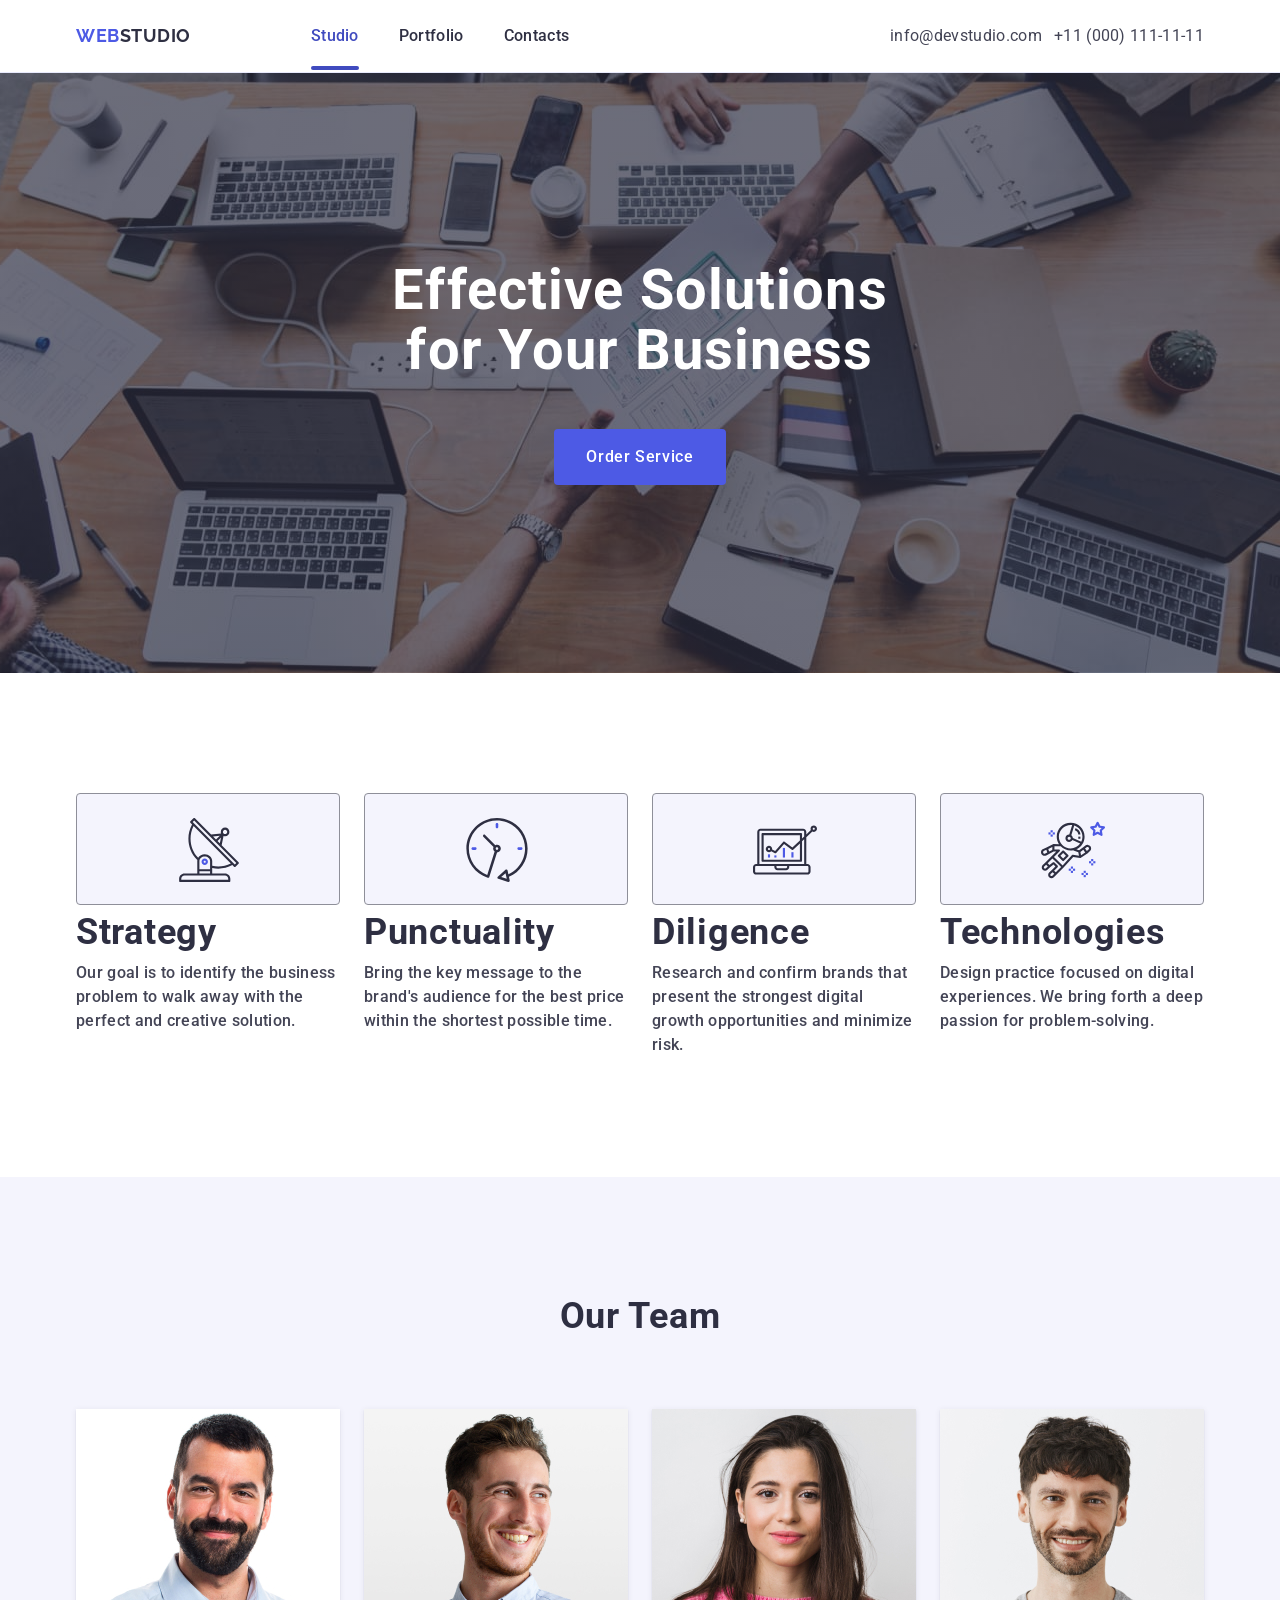
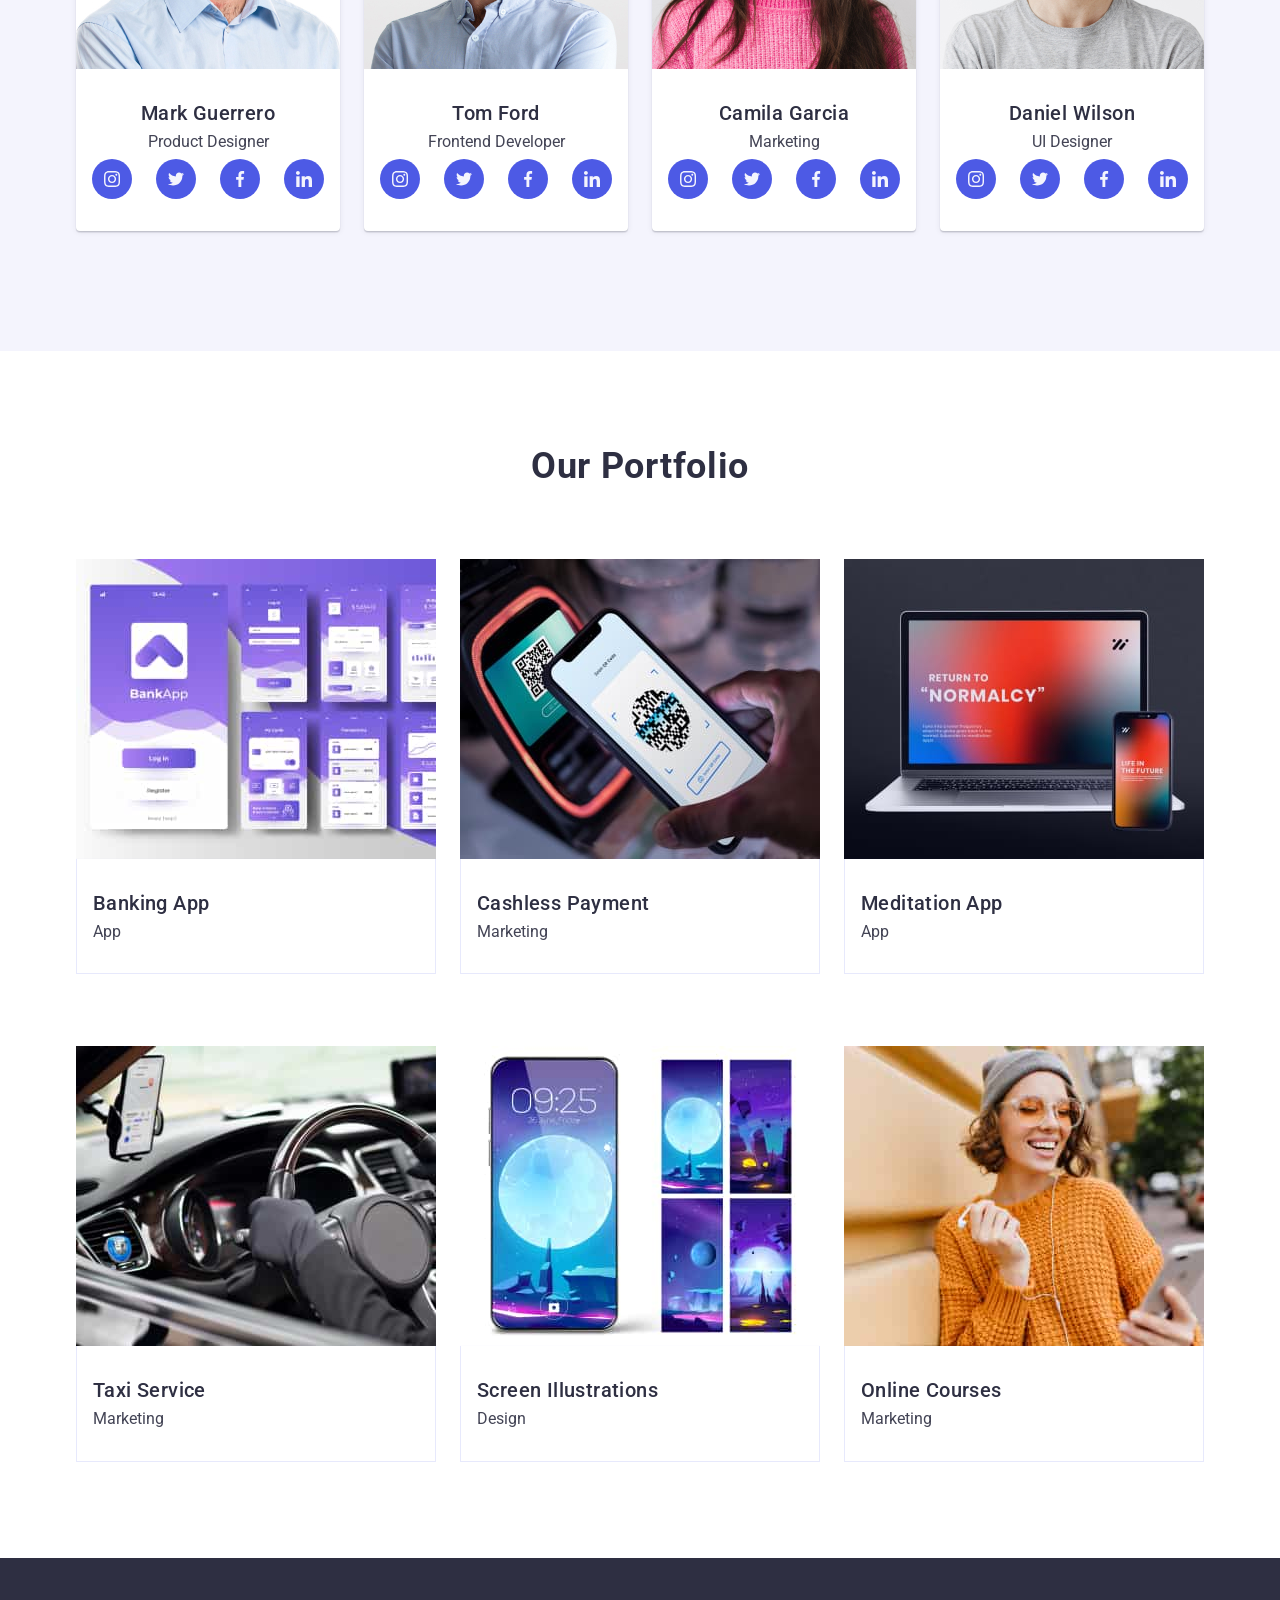
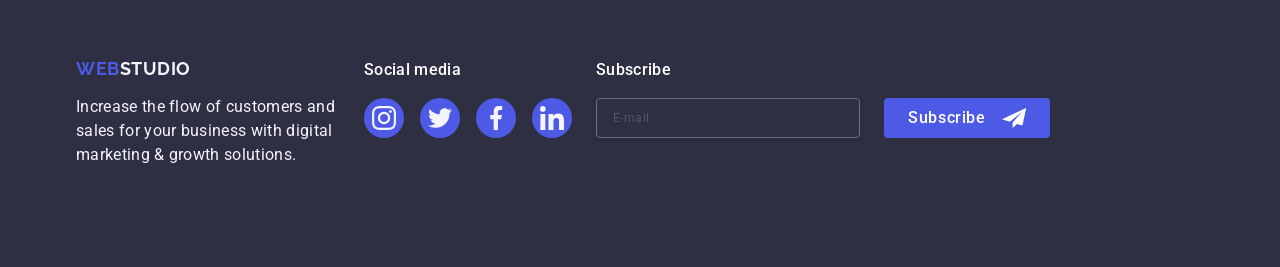
<file: index.html>
<!DOCTYPE html>
<html lang="en">
  <head>
    <meta charset="UTF-8" />
    <meta name="viewport" content="width=device-width, initial-scale=1.0" />
    <link rel="preconnect" href="https://fonts.googleapis.com" />
    <link rel="preconnect" href="https://fonts.gstatic.com" crossorigin />
    <link
      href="https://fonts.googleapis.com/css2?family=Raleway:wght@800&family=Roboto:wght@400;500;700;900&display=swap"
      rel="stylesheet"
    />
    <link
      rel="stylesheet"
      href="https://cdn.jsdelivr.net/npm/modern-normalize@1.1.0/modern-normalize.min.css"
    />
    <link rel="stylesheet" href="css/styles.css" />
    <title>Main Page</title>
  </head>
  <body>
    <header class="header-box">
      <div class="header-container container">
        <nav class="navigation">
          <a class="logo" href="./index.html"
            >Web<span class="logo-dark">Studio</span></a
          >
          <ul class="navigation-list-menu">
            <li>
              <a class="navigation-link current" href="./index.html">Studio</a>
            </li>
            <li><a class="navigation-link" href="">Portfolio</a></li>
            <li><a class="navigation-link" href="">Contacts</a></li>
          </ul>
        </nav>
        <address class="kontact">
          <ul class="navigation-list-address">
            <li>
              <a class="kontact-list" href="mailto:info@devstudio.com"
                >info@devstudio.com</a
              >
            </li>
            <li>
              <a class="kontact-list" href="tel:+110001111111"
                >+11 (000) 111-11-11</a
              >
            </li>
          </ul>
        </address>
        <button class="menu-icon-hamburger">
          <svg class="icon-hamburger" width="24" height="24">
            <use href="./images/icons.svg#icon-hamburger"></use>
          </svg>
        </button>
      </div>
      <!-- hamburger -->
      <!-- <div class="menu-hamburger is-open-hamburger">
        <button type="button" class="xbutton">
          <svg class="icon-clouse" width="8" height="8">
            <use href="./images/icons.svg#icon-close"></use>
          </svg>
        </button>
        <div class="">
          <ul class="navigation-list-menu hamburger">
            <li>
              <a class="navigation-link hamburger current" href="./index.html"
                >Studio</a
              >
            </li>
            <li><a class="navigation-link hamburger" href="">Portfolio</a></li>
            <li><a class="navigation-link hamburger" href="">Contacts</a></li>
          </ul>
        </div>
        <div class="">
          <ul class="navigation-list-address hamburger">
            <li>
              <a class="kontact-list hamburger" href="mailto:info@devstudio.com"
                >info@devstudio.com</a
              >
            </li>
            <li>
              <a class="kontact-list hamburger" href="tel:+110001111111"
                >+11 (000) 111-11-11</a
              >
            </li>
          </ul>
        </div>

        <div class="set-social-media">
          <ul class="social-media-hamburger">
            <li class="icon-cirkle">
              <a
                href="https.//www.instagram.com/"
                class="social-media-link social-media-backlight"
                target="_blank"
              >
                <svg class="icon-social-media" width="24" height="24">
                  <use href="./images/icons.svg#icon-instagram"></use>
                </svg>
              </a>
            </li>
            <li class="icon-cirkle">
              <a
                href="https.//www.twitter.com/"
                class="social-media-link social-media-backlight"
                target="_blank"
              >
                <svg class="icon-social-media" width="24" height="24">
                  <use href="./images/icons.svg#icon-twitter"></use>
                </svg>
              </a>
            </li>
            <li class="icon-cirkle">
              <a
                href="https.//www.facebook.com/"
                class="social-media-link social-media-backlight"
                target="_blank"
              >
                <svg class="icon-social-media" width="24" height="24">
                  <use href="./images/icons.svg#icon-facebook"></use>
                </svg>
              </a>
            </li>
            <li class="icon-cirkle">
              <a
                href="https.//www.linkedin.com/"
                class="social-media-link social-media-backlight"
                target="_blank"
              >
                <svg class="icon-social-media" width="24" height="24">
                  <use href="./images/icons.svg#icon-linkedin"></use>
                </svg>
              </a>
            </li>
          </ul>
        </div>
      </div> -->
    </header>
    <main>
      <section class="hero">
        <div class="container">
          <h1 class="header-title">Effective Solutions for Your Business</h1>
          <button class="main-button" type="button">Order Service</button>
        </div>
      </section>
      <section class="column-container">
        <div class="container">
          <h2 class="visually-hidden">list</h2>
          <ul class="column-list">
            <li class="column-item">
              <div class="column-field">
                <svg class="column-field-icon" width="64" height="64">
                  <use href="./images/icons.svg#icon-antenna"></use>
                </svg>
              </div>
              <h3 class="column-title mobile-h2 tablet-h3">Strategy</h3>
              <p class="column-text .column-mobile-text">
                Our goal is to identify the business problem to walk away with
                the perfect and creative solution.
              </p>
            </li>
            <li class="column-item">
              <div class="column-field">
                <svg class="column-field-icon" width="64" height="64">
                  <use href="./images/icons.svg#icon-clock"></use>
                </svg>
              </div>
              <h3 class="column-title mobile-h2 tablet-h3">Punctuality</h3>
              <p class="column-text column-mobile-text">
                Bring the key message to the brand's audience for the best price
                within the shortest possible time.
              </p>
            </li>
            <li class="column-item">
              <div class="column-field">
                <svg class="column-field-icon" width="64" height="64">
                  <use href="./images/icons.svg#icon-diagram"></use>
                </svg>
              </div>
              <h3 class="column-title mobile-h2 tablet-h3">Diligence</h3>
              <p class="column-text column-mobile-text">
                Research and confirm brands that present the strongest digital
                growth opportunities and minimize risk.
              </p>
            </li>
            <li class="column-item">
              <div class="column-field">
                <svg class="column-field-icon" width="64" height="64">
                  <use href="./images/icons.svg#icon-astronaut"></use>
                </svg>
              </div>
              <h3 class="column-title mobile-h2 tablet-h3">Technologies</h3>
              <p class="column-text column-mobile-text">
                Design practice focused on digital experiences. We bring forth a
                deep passion for problem-solving.
              </p>
            </li>
          </ul>
        </div>
      </section>
      <section class="team">
        <div class="container">
          <h2 class="header-team">Our Team</h2>
          <ul class="team-list">
            <li class="team-card">
              <img
                srcset="./images/img1.jpg x1, ./images/img1@2x.jpg x2"
                src="./images/img1.jpg"
                alt="boared dude"
              />
              <div class="card-caption">
                <h3 class="titles">Mark Guerrero</h3>
                <p class="text">Product Designer</p>
                <ul class="traling-icons">
                  <li class="icon-cirkle">
                    <a
                      href="https://www.instagram.com/"
                      class="social-media-link"
                      target="_blank"
                    >
                      <svg class="icon-social-media" width="16" height="16">
                        <use href="./images/icons.svg#icon-instagram"></use>
                      </svg>
                    </a>
                  </li>
                  <li class="icon-cirkle">
                    <a
                      href="https://www.twitter.com/"
                      class="social-media-link"
                      target="_blank"
                    >
                      <svg class="icon-social-media" width="16" height="16">
                        <use href="./images/icons.svg#icon-twitter"></use>
                      </svg>
                    </a>
                  </li>
                  <li class="icon-cirkle">
                    <a
                      href="https://www.facebook.com/"
                      class="social-media-link"
                      target="_blank"
                    >
                      <svg class="icon-social-media" width="16" height="16">
                        <use href="./images/icons.svg#icon-facebook"></use>
                      </svg>
                    </a>
                  </li>
                  <li class="icon-cirkle">
                    <a
                      href="https://www.linkedin.com/"
                      class="social-media-link"
                      target="_blank"
                    >
                      <svg class="icon-social-media" width="16" height="16">
                        <use href="./images/icons.svg#icon-linkedin"></use>
                      </svg>
                    </a>
                  </li>
                </ul>
              </div>
            </li>
            <li class="team-card">
              <img
                srcset="./images/img2.jpg 1x, ./images/img2@2x.jpg 2x"
                src="./images/img2.jpg"
                alt="smiling man"
                width="264"
                height="260"
              />
              <div class="card-caption">
                <h3 class="titles">Tom Ford</h3>
                <p class="text">Frontend Developer</p>
                <ul class="traling-icons">
                  <li class="icon-cirkle">
                    <a
                      href="https://www.instagram.com/"
                      class="social-media-link"
                      target="_blank"
                    >
                      <svg class="icon-social-media" width="16" height="16">
                        <use href="./images/icons.svg#icon-instagram"></use>
                      </svg>
                    </a>
                  </li>
                  <li class="icon-cirkle">
                    <a
                      href="https://www.twitter.com/"
                      class="social-media-link"
                      target="_blank"
                    >
                      <svg class="icon-social-media" width="16" height="16">
                        <use href="./images/icons.svg#icon-twitter"></use>
                      </svg>
                    </a>
                  </li>
                  <li class="icon-cirkle">
                    <a
                      href="https://www.facebook.com/"
                      class="social-media-link"
                      target="_blank"
                    >
                      <svg class="icon-social-media" width="16" height="16">
                        <use href="./images/icons.svg#icon-facebook"></use>
                      </svg>
                    </a>
                  </li>
                  <li class="icon-cirkle">
                    <a
                      href="https://www.linkedin.com/"
                      class="social-media-link"
                      target="_blank"
                    >
                      <svg class="icon-social-media" width="16" height="16">
                        <use href="./images/icons.svg#icon-linkedin"></use>
                      </svg>
                    </a>
                  </li>
                </ul>
              </div>
            </li>
            <li class="team-card">
              <img
                srcset="./images/img3.jpg 1x, ./images/img3@2x.jpg 2x"
                src="./images/img3.jpg"
                alt="long-haired brunette"
                width="264"
                height="260"
              />
              <div class="card-caption">
                <h3 class="titles">Camila Garcia</h3>
                <p class="text">Marketing</p>
                <ul class="traling-icons">
                  <li class="icon-cirkle">
                    <a
                      href="https://www.instagram.com/"
                      class="social-media-link"
                      target="_blank"
                    >
                      <svg class="icon-social-media" width="16" height="16">
                        <use href="./images/icons.svg#icon-instagram"></use>
                      </svg>
                    </a>
                  </li>
                  <li class="icon-cirkle">
                    <a
                      href="https://www.twitter.com/"
                      class="social-media-link"
                      target="_blank"
                    >
                      <svg class="icon-social-media" width="16" height="16">
                        <use href="./images/icons.svg#icon-twitter"></use>
                      </svg>
                    </a>
                  </li>
                  <li class="icon-cirkle">
                    <a
                      href="https://www.facebook.com/"
                      class="social-media-link"
                      target="_blank"
                    >
                      <svg class="icon-social-media" width="16" height="16">
                        <use href="./images/icons.svg#icon-facebook"></use>
                      </svg>
                    </a>
                  </li>
                  <li class="icon-cirkle">
                    <a
                      href="https://www.linkedin.com/"
                      class="social-media-link"
                      target="_blank"
                    >
                      <svg class="icon-social-media" width="16" height="16">
                        <use href="./images/icons.svg#icon-linkedin"></use>
                      </svg>
                    </a>
                  </li>
                </ul>
              </div>
            </li>
            <li class="team-card">
              <img
                srcset="./images/img4.jpg 1x, ./images/img4@2x.jpg 2x"
                src="./images/img4.jpg"
                alt="creative man"
                width="264"
                height="260"
              />
              <div class="card-caption">
                <h3 class="titles">Daniel Wilson</h3>
                <p class="text">UI Designer</p>
                <ul class="traling-icons">
                  <li class="icon-cirkle">
                    <a
                      href="https://www.instagram.com/"
                      class="social-media-link"
                      target="_blank"
                    >
                      <svg class="icon-social-media" width="16" height="16">
                        <use href="./images/icons.svg#icon-instagram"></use>
                      </svg>
                    </a>
                  </li>
                  <li class="icon-cirkle">
                    <a
                      href="https://www.twitter.com/"
                      class="social-media-link"
                      target="_blank"
                    >
                      <svg class="icon-social-media" width="16" height="16">
                        <use href="./images/icons.svg#icon-twitter"></use>
                      </svg>
                    </a>
                  </li>
                  <li class="icon-cirkle">
                    <a
                      href="https://www.facebook.com/"
                      class="social-media-link"
                      target="_blank"
                    >
                      <svg class="icon-social-media" width="16" height="16">
                        <use href="./images/icons.svg#icon-facebook"></use>
                      </svg>
                    </a>
                  </li>
                  <li class="icon-cirkle">
                    <a
                      href="https://www.linkedin.com/"
                      class="social-media-link"
                      target="_blank"
                    >
                      <svg class="icon-social-media" width="16" height="16">
                        <use href="./images/icons.svg#icon-linkedin"></use>
                      </svg>
                    </a>
                  </li>
                </ul>
              </div>
            </li>
          </ul>
        </div>
      </section>
      <section class="portfolio-block">
        <div class="container">
          <h2 class="header-team">Our Portfolio</h2>
          <ul class="portfolio-list">
            <li class="portfolio-services">
              <div class="portfolio-picture">
                <picture class="portfolio-photo">
                  <source
                    media="(min-width: 1158px)"
                    srcset="
                      ./images/img5-desktop.jpg    1x,
                      ./images/img5-desktop@2x.jpg 2x
                    "
                  />
                  <source
                    media="(min-width: 768px)"
                    srcset="
                      ./images/img5-tablet.jpg    1x,
                      ./images/img5-tablet@2x.jpg 2x
                    "
                  />
                  <source
                    media="(max-width: 767px)"
                    srcset="
                      ./images/img5-mobile.jpg    1x,
                      ./images/img5-mobile@2x.jpg 2x
                    "
                  />
                  <img
                    src="./images/img5-desktop.jpg"
                    alt="banking app"
                    width="360"
                  />
                </picture>
                <p class="text-portfolio-picture">
                  14 Stylish and User-Friendly App Design Concepts · Task
                  Manager App · Calorie Tracker App · Exotic Fruit Ecommerce App
                  · Cloud Storage App
                </p>
              </div>
              <div class="portfolio-card">
                <h3 class="titles">Banking App</h3>
                <p class="text">App</p>
              </div>
            </li>
            <li class="portfolio-services">
              <div class="portfolio-picture">
                <picture class="portfolio-photo">
                  <source
                    media="(min-width: 1158px)"
                    srcset="
                      ./images/img6-desktop.jpg    1x,
                      ./images/img6-desktop@2x.jpg 2x
                    "
                  />
                  <source
                    media="(min-width: 768px)"
                    srcset="
                      ./images/img6-tablet.jpg    1x,
                      ./images/img6-tablet@2x.jpg 2x
                    "
                  />
                  <source
                    media="(max-width: 767px)"
                    srcset="
                      ./images/img6-mobile.jpg    1x,
                      ./images/img6-mobile@2x.jpg 2x
                    "
                  />
                  <img
                    src="./images/img6-desktop.jpg"
                    alt="Cashless Payment"
                    width="360"
                  />
                </picture>
                <p class="text-portfolio-picture">
                  14 Stylish and User-Friendly App Design Concepts · Task
                  Manager App · Calorie Tracker App · Exotic Fruit Ecommerce App
                  · Cloud Storage App
                </p>
              </div>
              <div class="portfolio-card">
                <h3 class="titles">Cashless Payment</h3>
                <p class="text">Marketing</p>
              </div>
            </li>
            <li class="portfolio-services">
              <div class="portfolio-picture">
                <picture class="portfolio-photo">
                  <source
                    media="(min-width: 1158px)"
                    srcset="
                      ./images/img7-desktop.jpg    1x,
                      ./images/img7-desktop@2x.jpg 2x
                    "
                  />
                  <source
                    media="(min-width: 768px)"
                    srcset="
                      ./images/img7-tablet.jpg    1x,
                      ./images/img7-tablet@2x.jpg 2x
                    "
                  />
                  <source
                    media="(max-width: 767px)"
                    srcset="
                      ./images/img7-mobile.jpg    1x,
                      ./images/img7-mobile@2x.jpg 2x
                    "
                  />
                  <img
                    src="./images/img7-desktop.jpg"
                    alt="Meditation App"
                    width="360"
                  />
                </picture>
                <p class="text-portfolio-picture">
                  14 Stylish and User-Friendly App Design Concepts · Task
                  Manager App · Calorie Tracker App · Exotic Fruit Ecommerce App
                  · Cloud Storage App
                </p>
              </div>
              <div class="portfolio-card">
                <h3 class="titles">Meditation App</h3>
                <p class="text">App</p>
              </div>
            </li>
            <li class="portfolio-services">
              <div class="portfolio-picture">
                <picture class="portfolio-photo">
                  <source
                    media="(min-width: 1158px)"
                    srcset="
                      ./images/img8-desktop.jpg    1x,
                      ./images/img8-desktop@2x.jpg 2x
                    " />
                  <source
                    media="(min-width: 768px)"
                    srcset="
                      ./images/img8-tablet.jpg    1x,
                      ./images/img8-tablet@2x.jpg 2x
                    " />
                  <source
                    media="(max-width: 767px)"
                    srcset="
                      ./images/img8-mobile.jpg    1x,
                      ./images/img8-mobile@2x.jpg 2x
                    " />
                  <img
                    src="./images/img8-desktop.jpg"
                    alt="Taxi Service"
                    width="360"
                /></picture>
                <p class="text-portfolio-picture">
                  14 Stylish and User-Friendly App Design Concepts · Task
                  Manager App · Calorie Tracker App · Exotic Fruit Ecommerce App
                  · Cloud Storage App
                </p>
              </div>

              <div class="portfolio-card">
                <h3 class="titles">Taxi Service</h3>
                <p class="text">Marketing</p>
              </div>
            </li>
            <li class="portfolio-services">
              <div class="portfolio-picture">
                <picture class="portfolio-photo">
                  <source
                    media="(min-width: 1158px)"
                    srcset="
                      ./images/img9-desktop.jpg    1x,
                      ./images/img9-desktop@2x.jpg 2x
                    " />
                  <source
                    media="(min-width: 768px)"
                    srcset="
                      ./images/img9-tablet.jpg    1x,
                      ./images/img9-tablet@2x.jpg 2x
                    " />
                  <source
                    media="(max-width: 767px)"
                    srcset="
                      ./images/img9-mobile.jpg    1x,
                      ./images/img9-mobile@2x.jpg 2x
                    " />
                  <img
                    src="./images/img9-desktop.jpg"
                    alt="Screen Illustrations"
                    width="360"
                /></picture>
                <p class="text-portfolio-picture">
                  14 Stylish and User-Friendly App Design Concepts · Task
                  Manager App · Calorie Tracker App · Exotic Fruit Ecommerce App
                  · Cloud Storage App
                </p>
              </div>
              <div class="portfolio-card">
                <h3 class="titles">Screen Illustrations</h3>
                <p class="text">Design</p>
              </div>
            </li>
            <li class="portfolio-services">
              <div class="portfolio-picture">
                <picture class="portfolio-photo">
                  <source
                    media="(min-width: 1158px)"
                    srcset="
                      ./images/img10-desktop.jpg    1x,
                      ./images/img10-desktop@2x.jpg 2x
                    " />
                  <source
                    media="(min-width: 768px)"
                    srcset="
                      ./images/img10-tablet.jpg    1x,
                      ./images/img10-tablet@2x.jpg 2x
                    " />
                  <source
                    media="(max-width: 767px)"
                    srcset="
                      ./images/img10-mobile.jpg    1x,
                      ./images/img10-mobile@2x.jpg 2x
                    " />
                  <img
                    src="./images/img10-desktop.jpg"
                    alt="Online Courses"
                    width="360"
                /></picture>
                <p class="text-portfolio-picture">
                  14 Stylish and User-Friendly App Design Concepts · Task
                  Manager App · Calorie Tracker App · Exotic Fruit Ecommerce App
                  · Cloud Storage App
                </p>
              </div>
              <div class="portfolio-card">
                <h3 class="titles">Online Courses</h3>
                <p class="text">Marketing</p>
              </div>
            </li>
          </ul>
        </div>
      </section>
    </main>
    <footer class="footer">
      <div class="container container-footer">
        <div class="fotter-section-logo">
          <a class="logo logo-second" href="./index.html"
            >Web<span class="logo-bright">Studio</span></a
          >
          <p class="footer-text">
            Increase the flow of customers and sales for your business with
            digital marketing & growth solutions.
          </p>
        </div>
        <div class="footer-section-social-media">
          <p class="footer-social-media-title">Social media</p>
          <ul class="icon-footer">
            <li class="icon-cirkle">
              <a
                href="https.//www.instagram.com/"
                class="social-media-link social-media-backlight"
                target="_blank"
              >
                <svg class="icon-social-media" width="24" height="24">
                  <use href="./images/icons.svg#icon-instagram"></use>
                </svg>
              </a>
            </li>
            <li class="icon-cirkle">
              <a
                href="https.//www.twitter.com/"
                class="social-media-link social-media-backlight"
                target="_blank"
              >
                <svg class="icon-social-media" width="24" height="24">
                  <use href="./images/icons.svg#icon-twitter"></use>
                </svg>
              </a>
            </li>
            <li class="icon-cirkle">
              <a
                href="https.//www.facebook.com/"
                class="social-media-link social-media-backlight"
                target="_blank"
              >
                <svg class="icon-social-media" width="24" height="24">
                  <use href="./images/icons.svg#icon-facebook"></use>
                </svg>
              </a>
            </li>
            <li class="icon-cirkle">
              <a
                href="https.//www.linkedin.com/"
                class="social-media-link social-media-backlight"
                target="_blank"
              >
                <svg class="icon-social-media" width="24" height="24">
                  <use href="./images/icons.svg#icon-linkedin"></use>
                </svg>
              </a>
            </li>
          </ul>
        </div>
        <div class="footer-subscribe">
          <p class="footer-social-media-title">Subscribe</p>
          <form class="footer-subscribe-form">
            <label class="fotter-label">
              <input
                type="email"
                class="input-footer"
                placeholder="E-mail"
                name="email"
                required
              />
            </label>
            <button class="subscribe-button" type="submit">
              Subscribe
              <svg class="subscribe-button-icon" width="24" height="24">
                <use href="./images/icons.svg#icon-send"></use>
              </svg>
            </button>
          </form>
        </div>
      </div>
    </footer>

    <div class="backdrop is-open">
      <div class="modal">
        <button type="button" class="xbutton">
          <svg class="icon-close" width="8" height="8">
            <use href="./images/icons.svg#icon-close"></use>
          </svg>
        </button>
        <p class="modal-title">Leave your contacts and we will call you back</p>
        <form class="contact-form">
          <div class="form-area">
            <label class="form-description" for="user-name">Name</label>
            <div class="area">
              <input
                type="text"
                name="user-name"
                id="user-name"
                class="form-input"
              />
              <svg class="icon-form" width="18" height="24">
                <use href="./images/icons.svg#icon-person"></use>
              </svg>
            </div>
          </div>
          <div class="form-area">
            <label class="form-description" for="phone">Phone</label>
            <div class="area">
              <input type="tel" name="phone" id="phone" class="form-input" />
              <svg class="icon-form" width="18" height="24">
                <use href="./images/icons.svg#icon-phone"></use>
              </svg>
            </div>
          </div>
          <div class="form-area">
            <label class="form-description" for="email">Email</label>
            <div class="area">
              <input type="text" name="email" id="email" class="form-input" />
              <svg class="icon-form" width="18" height="24">
                <use href="./images/icons.svg#icon-email"></use>
              </svg>
            </div>
          </div>
          <div class="form-area last">
            <label class="form-description" for="user-comment">Comment</label>
            <textarea
              class="styled-text-area"
              name="user-comment"
              id="user-comment"
              placeholder="Text input"
            >
            </textarea>
          </div>
          <div class="privacy-policy-checkbox">
            <input
              type="checkbox"
              id="user-privacy"
              value="true"
              name="user-privacy"
              class="check visually-hidden"
              required
            />
            <label class="form-description" for="user-privacy">
              <span class="privacy"
                ><svg class="privacy-icon" width="10" height="8">
                  <use href="./images/icons.svg#icon-privacy"></use>
                </svg>
              </span>
              I accept the terms and conditions of the
              <a href="" class="privacy-link">Privacy Policy</a>
            </label>
          </div>
          <button class="send-button" type="submit" name="submit">Send</button>
        </form>
      </div>
    </div>
  </body>
</html>
</file>
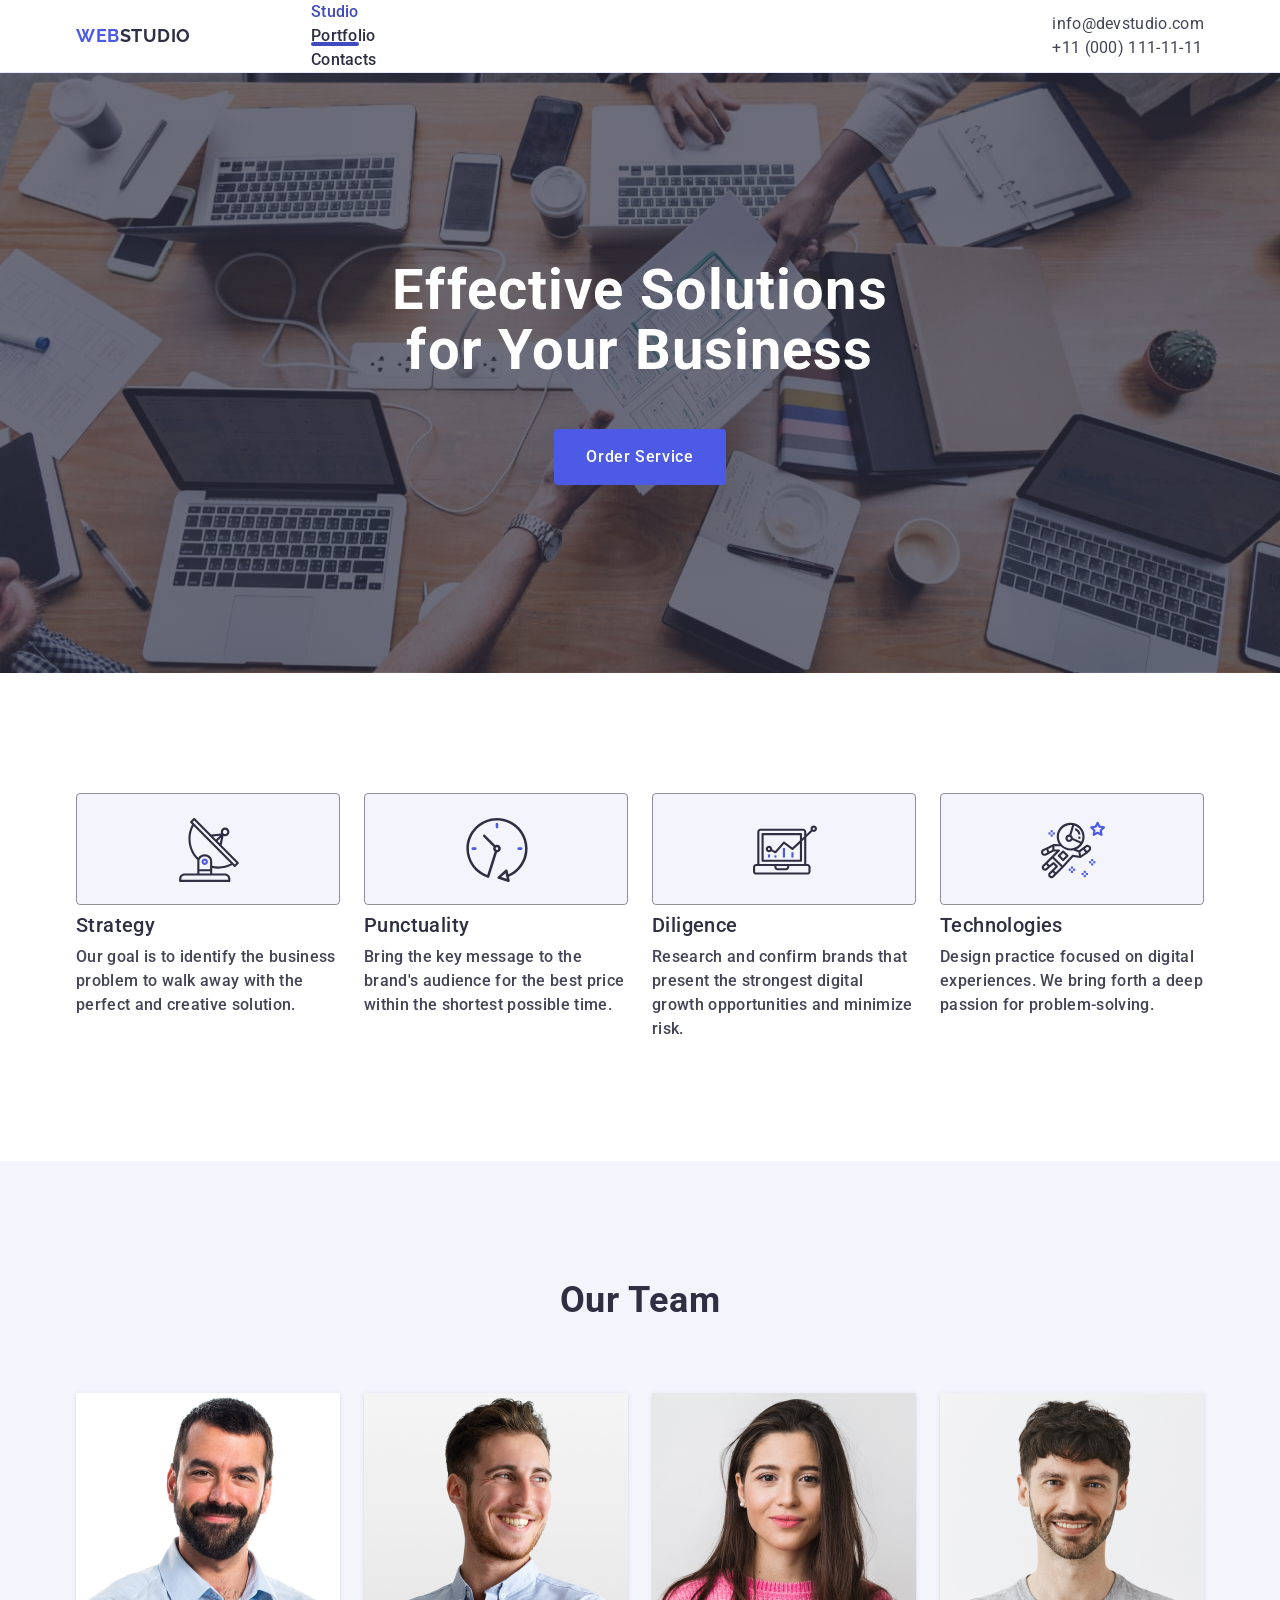
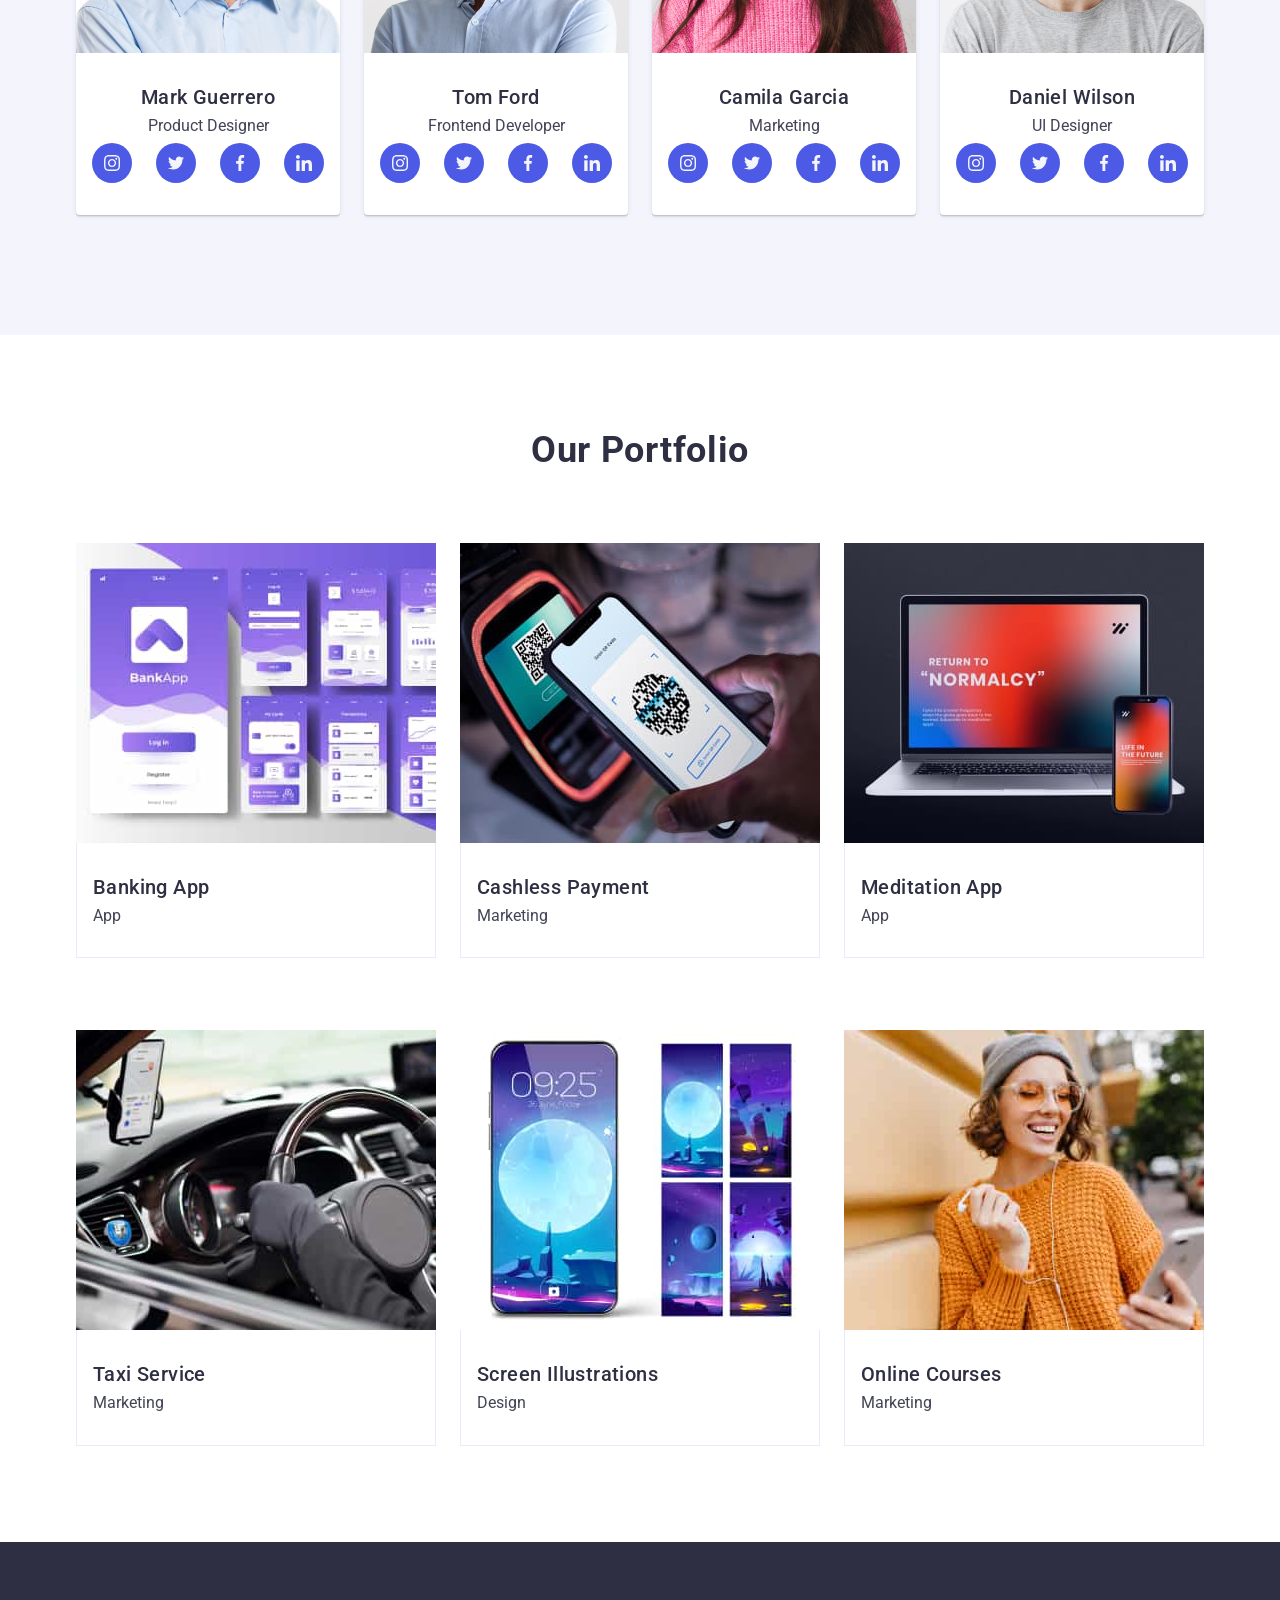
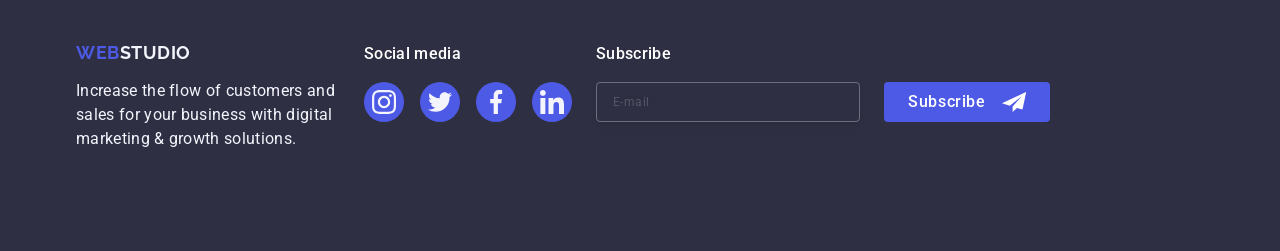
<file: index copy.html>
<!DOCTYPE html>
<html lang="en">
  <head>
    <meta charset="UTF-8" />
    <meta name="viewport" content="width=device-width, initial-scale=1.0" />
    <link rel="preconnect" href="https://fonts.googleapis.com" />
    <link rel="preconnect" href="https://fonts.gstatic.com" crossorigin />
    <link
      href="https://fonts.googleapis.com/css2?family=Raleway:wght@800&family=Roboto:wght@400;500;700;900&display=swap"
      rel="stylesheet"
    />
    <link
      rel="stylesheet"
      href="https://cdn.jsdelivr.net/npm/modern-normalize@1.1.0/modern-normalize.min.css"
    />
    <link rel="stylesheet" href="css/styles.css" />
    <title>Main Page</title>
  </head>
  <body>
    <header class="header-box">
      <div class="header-container container">
        <nav class="navigation">
          <a class="logo" href="./index.html"
            >Web<span class="logo-dark">Studio</span></a
          >
          <ul class="navigation-list">
            <li>
              <a class="navigation-link current" href="./index.html">Studio</a>
            </li>
            <li><a class="navigation-link" href="">Portfolio</a></li>
            <li><a class="navigation-link" href="">Contacts</a></li>
          </ul>
        </nav>
        <address class="kontact">
          <ul class="navigation-list">
            <li>
              <a class="kontact-list" href="mailto:info@devstudio.com"
                >info@devstudio.com</a
              >
            </li>
            <li>
              <a class="kontact-list" href="tel:+110001111111"
                >+11 (000) 111-11-11</a
              >
            </li>
          </ul>
        </address>
      </div>
    </header>
    <main>
      <section class="hero">
        <div class="container">
          <h1 class="header-title">Effective Solutions for Your Business</h1>
          <button class="main-button" type="button">Order Service</button>
        </div>
      </section>
      <section class="column-container">
        <div class="container">
          <h2 class="visually-hidden">list</h2>
          <ul class="column-list">
            <li class="column-item">
              <div class="column-field">
                <svg class="column-field-icon" width="64" height="64">
                  <use href="./images/icons.svg#icon-antenna"></use>
                </svg>
              </div>
              <h3 class="column-title">Strategy</h3>
              <p class="column-text">
                Our goal is to identify the business problem to walk away with
                the perfect and creative solution.
              </p>
            </li>
            <li class="column-item">
              <div class="column-field">
                <svg class="column-field-icon" width="64" height="64">
                  <use href="./images/icons.svg#icon-clock"></use>
                </svg>
              </div>
              <h3 class="column-title">Punctuality</h3>
              <p class="column-text">
                Bring the key message to the brand's audience for the best price
                within the shortest possible time.
              </p>
            </li>
            <li class="column-item">
              <div class="column-field">
                <svg class="column-field-icon" width="64" height="64">
                  <use href="./images/icons.svg#icon-diagram"></use>
                </svg>
              </div>
              <h3 class="column-title">Diligence</h3>
              <p class="column-text">
                Research and confirm brands that present the strongest digital
                growth opportunities and minimize risk.
              </p>
            </li>
            <li class="column-item">
              <div class="column-field">
                <svg class="column-field-icon" width="64" height="64">
                  <use href="./images/icons.svg#icon-astronaut"></use>
                </svg>
              </div>
              <h3 class="column-title">Technologies</h3>
              <p class="column-text">
                Design practice focused on digital experiences. We bring forth a
                deep passion for problem-solving.
              </p>
            </li>
          </ul>
        </div>
      </section>
      <section class="team">
        <div class="container">
          <h2 class="header-team">Our Team</h2>
          <ul class="team-list">
            <li class="team-card">
              <img
                src="./images/img1-desktop.jpg"
                alt="boared dude"
                width="264"
                height="260"
              />
              <div class="card-caption">
                <h3 class="titles">Mark Guerrero</h3>
                <p class="text">Product Designer</p>
                <ul class="traling-icons">
                  <li class="icon-cirkle">
                    <a
                      href="https://www.instagram.com/"
                      class="social-media-link"
                      target="_blank"
                    >
                      <svg class="icon-social-media" width="16" height="16">
                        <use href="./images/icons.svg#icon-instagram"></use>
                      </svg>
                    </a>
                  </li>
                  <li class="icon-cirkle">
                    <a
                      href="https://www.twitter.com/"
                      class="social-media-link"
                      target="_blank"
                    >
                      <svg class="icon-social-media" width="16" height="16">
                        <use href="./images/icons.svg#icon-twitter"></use>
                      </svg>
                    </a>
                  </li>
                  <li class="icon-cirkle">
                    <a
                      href="https://www.facebook.com/"
                      class="social-media-link"
                      target="_blank"
                    >
                      <svg class="icon-social-media" width="16" height="16">
                        <use href="./images/icons.svg#icon-facebook"></use>
                      </svg>
                    </a>
                  </li>
                  <li class="icon-cirkle">
                    <a
                      href="https://www.linkedin.com/"
                      class="social-media-link"
                      target="_blank"
                    >
                      <svg class="icon-social-media" width="16" height="16">
                        <use href="./images/icons.svg#icon-linkedin"></use>
                      </svg>
                    </a>
                  </li>
                </ul>
              </div>
            </li>
            <li class="team-card">
              <img
                src="./images/img2-desktop.jpg"
                alt="smiling man"
                width="264"
                height="260"
              />
              <div class="card-caption">
                <h3 class="titles">Tom Ford</h3>
                <p class="text">Frontend Developer</p>
                <ul class="traling-icons">
                  <li class="icon-cirkle">
                    <a
                      href="https://www.instagram.com/"
                      class="social-media-link"
                      target="_blank"
                    >
                      <svg class="icon-social-media" width="16" height="16">
                        <use href="./images/icons.svg#icon-instagram"></use>
                      </svg>
                    </a>
                  </li>
                  <li class="icon-cirkle">
                    <a
                      href="https://www.twitter.com/"
                      class="social-media-link"
                      target="_blank"
                    >
                      <svg class="icon-social-media" width="16" height="16">
                        <use href="./images/icons.svg#icon-twitter"></use>
                      </svg>
                    </a>
                  </li>
                  <li class="icon-cirkle">
                    <a
                      href="https://www.facebook.com/"
                      class="social-media-link"
                      target="_blank"
                    >
                      <svg class="icon-social-media" width="16" height="16">
                        <use href="./images/icons.svg#icon-facebook"></use>
                      </svg>
                    </a>
                  </li>
                  <li class="icon-cirkle">
                    <a
                      href="https://www.linkedin.com/"
                      class="social-media-link"
                      target="_blank"
                    >
                      <svg class="icon-social-media" width="16" height="16">
                        <use href="./images/icons.svg#icon-linkedin"></use>
                      </svg>
                    </a>
                  </li>
                </ul>
              </div>
            </li>
            <li class="team-card">
              <img
                src="./images/img3-desktop.jpg"
                alt="long-haired brunette"
                width="264"
                height="260"
              />
              <div class="card-caption">
                <h3 class="titles">Camila Garcia</h3>
                <p class="text">Marketing</p>
                <ul class="traling-icons">
                  <li class="icon-cirkle">
                    <a
                      href="https://www.instagram.com/"
                      class="social-media-link"
                      target="_blank"
                    >
                      <svg class="icon-social-media" width="16" height="16">
                        <use href="./images/icons.svg#icon-instagram"></use>
                      </svg>
                    </a>
                  </li>
                  <li class="icon-cirkle">
                    <a
                      href="https://www.twitter.com/"
                      class="social-media-link"
                      target="_blank"
                    >
                      <svg class="icon-social-media" width="16" height="16">
                        <use href="./images/icons.svg#icon-twitter"></use>
                      </svg>
                    </a>
                  </li>
                  <li class="icon-cirkle">
                    <a
                      href="https://www.facebook.com/"
                      class="social-media-link"
                      target="_blank"
                    >
                      <svg class="icon-social-media" width="16" height="16">
                        <use href="./images/icons.svg#icon-facebook"></use>
                      </svg>
                    </a>
                  </li>
                  <li class="icon-cirkle">
                    <a
                      href="https://www.linkedin.com/"
                      class="social-media-link"
                      target="_blank"
                    >
                      <svg class="icon-social-media" width="16" height="16">
                        <use href="./images/icons.svg#icon-linkedin"></use>
                      </svg>
                    </a>
                  </li>
                </ul>
              </div>
            </li>
            <li class="team-card">
              <img
                src="./images/img4-desktop.jpg"
                alt="creative man"
                width="264"
                height="260"
              />
              <div class="card-caption">
                <h3 class="titles">Daniel Wilson</h3>
                <p class="text">UI Designer</p>
                <ul class="traling-icons">
                  <li class="icon-cirkle">
                    <a
                      href="https://www.instagram.com/"
                      class="social-media-link"
                      target="_blank"
                    >
                      <svg class="icon-social-media" width="16" height="16">
                        <use href="./images/icons.svg#icon-instagram"></use>
                      </svg>
                    </a>
                  </li>
                  <li class="icon-cirkle">
                    <a
                      href="https://www.twitter.com/"
                      class="social-media-link"
                      target="_blank"
                    >
                      <svg class="icon-social-media" width="16" height="16">
                        <use href="./images/icons.svg#icon-twitter"></use>
                      </svg>
                    </a>
                  </li>
                  <li class="icon-cirkle">
                    <a
                      href="https://www.facebook.com/"
                      class="social-media-link"
                      target="_blank"
                    >
                      <svg class="icon-social-media" width="16" height="16">
                        <use href="./images/icons.svg#icon-facebook"></use>
                      </svg>
                    </a>
                  </li>
                  <li class="icon-cirkle">
                    <a
                      href="https://www.linkedin.com/"
                      class="social-media-link"
                      target="_blank"
                    >
                      <svg class="icon-social-media" width="16" height="16">
                        <use href="./images/icons.svg#icon-linkedin"></use>
                      </svg>
                    </a>
                  </li>
                </ul>
              </div>
            </li>
          </ul>
        </div>
      </section>
      <section class="portfolio-block">
        <div class="container">
          <h2 class="header-team">Our Portfolio</h2>
          <ul class="portfolio-list">
            <li class="portfolio-services">
              <div class="portfolio-picture">
                <img src="./images/img5-desktop.jpg" alt="banking app" width="360" />
                <p class="text-portfolio-picture">
                  14 Stylish and User-Friendly App Design Concepts · Task
                  Manager App · Calorie Tracker App · Exotic Fruit Ecommerce App
                  · Cloud Storage App
                </p>
              </div>
              <div class="portfolio-card">
                <h3 class="titles">Banking App</h3>
                <p class="text">App</p>
              </div>
            </li>
            <li class="portfolio-services">
              <div class="portfolio-picture">
                <img
                  src="./images/img6-desktop.jpg"
                  alt="Cashless Payment"
                  width="360"
                />
                <p class="text-portfolio-picture">
                  14 Stylish and User-Friendly App Design Concepts · Task
                  Manager App · Calorie Tracker App · Exotic Fruit Ecommerce App
                  · Cloud Storage App
                </p>
              </div>
              <div class="portfolio-card">
                <h3 class="titles">Cashless Payment</h3>
                <p class="text">Marketing</p>
              </div>
            </li>
            <li class="portfolio-services">
              <div class="portfolio-picture">
                <img src="./images/img7-desktop.jpg" alt="Meditation App" width="360" />
                <p class="text-portfolio-picture">
                  14 Stylish and User-Friendly App Design Concepts · Task
                  Manager App · Calorie Tracker App · Exotic Fruit Ecommerce App
                  · Cloud Storage App
                </p>
              </div>
              <div class="portfolio-card">
                <h3 class="titles">Meditation App</h3>
                <p class="text">App</p>
              </div>
            </li>
            <li class="portfolio-services">
              <div class="portfolio-picture">
                <img src="./images/img8-desktop.jpg" alt="Taxi Service" width="360" />
                <p class="text-portfolio-picture">
                  14 Stylish and User-Friendly App Design Concepts · Task
                  Manager App · Calorie Tracker App · Exotic Fruit Ecommerce App
                  · Cloud Storage App
                </p>
              </div>

              <div class="portfolio-card">
                <h3 class="titles">Taxi Service</h3>
                <p class="text">Marketing</p>
              </div>
            </li>
            <li class="portfolio-services">
              <div class="portfolio-picture">
                <img
                  src="./images/img9-desktop.jpg"
                  alt="Screen Illustrations"
                  width="360"
                />
                <p class="text-portfolio-picture">
                  14 Stylish and User-Friendly App Design Concepts · Task
                  Manager App · Calorie Tracker App · Exotic Fruit Ecommerce App
                  · Cloud Storage App
                </p>
              </div>
              <div class="portfolio-card">
                <h3 class="titles">Screen Illustrations</h3>
                <p class="text">Design</p>
              </div>
            </li>
            <li class="portfolio-services">
              <div class="portfolio-picture">
                <img
                  src="./images/img10-desktop.jpg"
                  alt="Online Courses"
                  width="360"
                />
                <p class="text-portfolio-picture">
                  14 Stylish and User-Friendly App Design Concepts · Task
                  Manager App · Calorie Tracker App · Exotic Fruit Ecommerce App
                  · Cloud Storage App
                </p>
              </div>
              <div class="portfolio-card">
                <h3 class="titles">Online Courses</h3>
                <p class="text">Marketing</p>
              </div>
            </li>
          </ul>
        </div>
      </section>
    </main>
    <footer class="footer">
      <div class="container container-footer">
        <div class="fotter-section-logo">
          <a class="logo logo-second" href="./index.html"
            >Web<span class="logo-bright">Studio</span></a
          >
          <p class="footer-text">
            Increase the flow of customers and sales for your business with
            digital marketing & growth solutions.
          </p>
        </div>
        <div class="footer-section-social-media">
          <p class="footer-social-media-title">Social media</p>
          <ul class="icon-footer">
            <li class="icon-cirkle">
              <a
                href="https.//www.instagram.com/"
                class="social-media-link social-media-backlight"
                target="_blank"
              >
                <svg class="icon-social-media" width="24" height="24">
                  <use href="./images/icons.svg#icon-instagram"></use>
                </svg>
              </a>
            </li>
            <li class="icon-cirkle">
              <a
                href="https.//www.twitter.com/"
                class="social-media-link social-media-backlight"
                target="_blank"
              >
                <svg class="icon-social-media" width="24" height="24">
                  <use href="./images/icons.svg#icon-twitter"></use>
                </svg>
              </a>
            </li>
            <li class="icon-cirkle">
              <a
                href="https.//www.facebook.com/"
                class="social-media-link social-media-backlight"
                target="_blank"
              >
                <svg class="icon-social-media" width="24" height="24">
                  <use href="./images/icons.svg#icon-facebook"></use>
                </svg>
              </a>
            </li>
            <li class="icon-cirkle">
              <a
                href="https.//www.linkedin.com/"
                class="social-media-link social-media-backlight"
                target="_blank"
              >
                <svg class="icon-social-media" width="24" height="24">
                  <use href="./images/icons.svg#icon-linkedin"></use>
                </svg>
              </a>
            </li>
          </ul>
        </div>
        <div class="footer-subscribe">
          <p class="footer-social-media-title">Subscribe</p>
          <form class="footer-subscribe-form">
            <label class="fotter-label">
              <input
                type="email"
                class="input-footer"
                placeholder="E-mail"
                name="email"
                required
              />
            </label>
            <button class="subscribe-button" type="submit">
              Subscribe
              <svg class="subscribe-button-icon" width="24" height="24">
                <use href="./images/icons.svg#icon-send"></use>
              </svg>
            </button>
          </form>
        </div>
      </div>
    </footer>

    <div class="backdrop is-open">
      <div class="modal">
        <button type="button" class="xbutton">
          <svg class="icon-close" width="8" height="8">
            <use href="./images/icons.svg#icon-close"></use>
          </svg>
        </button>
        <p class="modal-title">Leave your contacts and we will call you back</p>
        <form class="contact-form">
          <div class="form-area">
            <label class="form-description" for="user-name">Name</label>
            <div class="area">
              <input
                type="text"
                name="user-name"
                id="user-name"
                class="form-input"
              />
              <svg class="icon-form" width="18" height="24">
                <use href="./images/icons.svg#icon-person"></use>
              </svg>
            </div>
          </div>
          <div class="form-area">
            <label class="form-description" for="phone">Phone</label>
            <div class="area">
              <input type="tel" name="phone" id="phone" class="form-input" />
              <svg class="icon-form" width="18" height="24">
                <use href="./images/icons.svg#icon-phone"></use>
              </svg>
            </div>
          </div>
          <div class="form-area">
            <label class="form-description" for="email">Email</label>
            <div class="area">
              <input type="text" name="email" id="email" class="form-input" />
              <svg class="icon-form" width="18" height="24">
                <use href="./images/icons.svg#icon-email"></use>
              </svg>
            </div>
          </div>
          <div class="form-area last">
            <label class="form-description" for="user-comment">Comment</label>
            <textarea
              class="styled-text-area"
              name="user-comment"
              id="user-comment"
              placeholder="Text input"
            >
            </textarea>
          </div>
          <div class="privacy-policy-checkbox">
            <input
              type="checkbox"
              id="user-privacy"
              value="true"
              name="user-privacy"
              class="check visually-hidden"
              required
            />
            <label class="form-description" for="user-privacy">
              <span class="privacy"
                ><svg class="privacy-icon" width="10" height="8">
                  <use href="./images/icons.svg#icon-privacy"></use>
                </svg>
              </span>
              I accept the terms and conditions of the
              <a href="" class="privacy-link">Privacy Policy</a>
            </label>
          </div>
          <button class="send-button" type="submit" name="submit">Send</button>
        </form>
      </div>
    </div>
  </body>
</html>
</file>
<file: css/styles.css>
*,
*::before,
*::after {
  box-sizing: border-box;
}
:root {
  --font-family: 'Roboto', sans-serif;
  --second-family: 'Raleway', sans-serif;
  --iris: #4d5ae5;
  --ocean: #404bbf;
  --navy-blue: #2e2f42;
  --green: #31d0aa;
  --slate: #434455;
  --light-slate: #8e8f99;
  --cornflower: #e7e9fc;
  --cloud: #f4f4fd;
  --navy-blue-modal: rgba(46, 47, 66, 0.4);
  --grey: rgba(46, 47, 66, 0.7);
  --white: #ffffff;
  --dairy: #fcfcfc;
}
body {
  font-family: 'Roboto', sans-serif;
  background-color: var(--white);
  color: var(--slate);
}
h1,
h2,
h3,
h4,
h5,
h6,
p {
  margin: 0;
}
.container {
  width: 1158px;
  margin: 0 auto;
  padding-left: 15px;
  padding-right: 15px;
  /* padding: 0 15px; */
}
.container-footer {
  display: flex;
  align-items: baseline;
}
.visually-hidden {
  position: absolute;
  width: 1px;
  height: 1px;
  margin: -1px;
  border: 0;
  padding: 0;
  white-space: nowrap;
  clip-path: inset(100%);
  clip: rect(0 0 0 0);
  overflow: hidden;
}
ul {
  list-style-type: none;
  margin: 0;
  padding-left: 0;
}
img {
  display: block;
  max-width: 100%;
  height: auto;
}

.logo {
  font-family: var(--second-family);
  font-weight: 700;
  font-size: 18px;
  line-height: 117%;
  letter-spacing: 0.03em;
  text-transform: uppercase;
  color: var(--iris);
  text-decoration: none;
  display: flex;
  margin-right: 76px;
}
.logo-second {
  display: inline-block;
  margin-bottom: 16px;
}
.logo-dark {
  color: var(--navy-blue);
}
.header-box {
  border-bottom: 1px solid var(--cornflower);
  box-shadow: 0 1px 6px 0 rgba(46, 47, 66, 0.08),
    0 1px 1px 0 rgba(46, 47, 66, 0.16), 0 2px 1px 0 rgba(46, 47, 66, 0.08);
  background: var(--white);
}
.header-container {
  display: flex;
  align-items: center;
  justify-content: space-between;
  /* padding: 24px 0; */
}
.navigation {
  display: flex;
  align-items: center;
  justify-content: space-between;
}
.navigation-list-menu {
  display: flex;
  padding: 24px 0;
  gap: 40px;
}
.navigation-list-address {
  display: flex;
  /* padding: 24px 0; */
  gap: 40px;
}
.navigation-link {
  font-weight: 500;
  line-height: 1.5;
  letter-spacing: 0.02em;
  color: var(--navy-blue);
  text-decoration: none;
  padding: 24px 0;
  transition: color 250ms cubic-bezier(0.4, 0, 0.2, 1);
}
.navigation-link:hover {
  color: var(--ocean);
}
.navigation-link:focus {
  color: var(--ocean);
}
.kontact {
  font-style: normal;
}
.kontact-list {
  font-size: 16px;
  line-height: 1.5;
  letter-spacing: 0.02em;
  color: var(--slate);
  text-decoration: none;
  transition: color 250ms cubic-bezier(0.4, 0, 0.2, 1);
}

.kontact-list:hover,
.kontact-list:focus {
  color: var(--ocean);
}
.current {
  position: relative;
  color: var(--ocean);
}
.current::after {
  content: '';
  background-color: var(--ocean);
  width: 100%;
  height: 4px;
  left: 0;
  bottom: -1px;
  border-radius: 2px;
  position: absolute;
}
.hero {
  background-image: linear-gradient(var(--grey), var(--grey)),
    url(../images/office-desktop.jpg);
  max-width: 1440px;
  background-position: center;
  background-repeat: no-repeat;
  background-size: cover;
  background-color: var(--navy-blue);
  text-align: center;
  padding: 188px 0;
  margin: 0 auto;
}
.header-title {
  font-size: 56px;
  line-height: 1.07;
  letter-spacing: 0.02em;
  font-weight: 700;
  color: var(--white);
  max-width: 496px;
  margin: 0 auto;
  margin-bottom: 48px;
}
.main-button {
  background-color: var(--iris);
  font-family: 'Roboto', sans-serif;
  font-weight: 500;
  font-size: 16px;
  line-height: 1.5;
  letter-spacing: 0.04em;
  color: var(--white);
  cursor: pointer;
  display: block;
  border-radius: 4px;
  border: none;
  padding: 16px 32px;
  min-width: 169px;
  margin: 0 auto;
  height: 56px;
  transition: background-color 250ms cubic-bezier(0.4, 0, 0.2, 1);
}
.main-button:hover {
  background-color: var(--ocean);
}
.main-button:focus {
  background-color: var(--ocean);
}
section {
  padding-top: 120px;
  padding-bottom: 120px;
}
.column-container {
  padding: 120px 0;
}
.column-list {
  display: flex;
  gap: 24px;
}
.column-item {
  width: calc((100% - 72px) / 4);
}
.column-title {
  font-family: var(--font-family);
  font-weight: 500;
  font-size: 20px;
  line-height: 1.2;
  letter-spacing: 0.02em;
  color: var(--navy-blue);
  margin-bottom: 8px;
}
.column-text {
  line-height: 1.5;
  letter-spacing: 0.02em;
  color: var(--slate);
}
.column-field {
  border: 1px solid #8e8f99;
  border-radius: 4px;
  width: 264px;
  height: 112px;
  background: var(--cloud);
  margin-bottom: 8px;
  position: relative;
  display: flex;
  align-items: center;
  justify-content: center;
}
.column-field-icon {
  z-index: 999;
  position: absolute;
  top: 24px;
  left: 100px;
}
/* Our team----------------------------------------------------- */
.team {
  background-color: var(--cloud);
}
.header-team {
  font-family: 'Roboto', sans-serif;
  font-weight: 700;
  font-size: 36px;
  line-height: 1.11;
  letter-spacing: 0.02em;
  text-transform: capitalize;
  text-align: center;
  color: var(--navy-blue);
  margin-bottom: 72px;
}
.team-list {
  display: flex;
  gap: 24px;
}
.team-card {
  background-color: var(--white);
  border-radius: 0 0 4px 4px;
  text-align: center;
  box-shadow: 0 2px 1px 0 rgba(46, 47, 66, 0.08),
    0 1px 1px 0 rgba(46, 47, 66, 0.16), 0 1px 6px 0 rgba(46, 47, 66, 0.08);
  /* calc: ((100%-72px)/4); */
}
.card-caption {
  padding: 32px 0;
}

.traling-icons {
  display: flex;
  justify-content: center;
  gap: 24px;
  margin: 8px 16px 0px 16px;
}

.icon-cirkle {
  width: 40px;
  height: 40px;
}

.social-media-link {
  width: 100%;
  height: 100%;
  transition: background-color 250ms cubic-bezier(0.4, 0, 0.2, 1);
  background-color: #4d5ae5;
  border-radius: 50%;
  display: flex;
  align-items: center;
  justify-content: center;
}

.social-media-link:hover,
.social-media-link:focus {
  background-color: var(--ocean);
}

.icon-social-media {
  fill: var(--cloud);
}
/* Our portfolio----------------------------------------------------------- */
.titles {
  font-weight: 500;
  font-size: 20px;
  line-height: 1.2;
  letter-spacing: 0.02em;
  color: var(--navy-blue);
  margin-bottom: 8px;
}
.portfolio-list {
  display: flex;
  flex-wrap: wrap;
  column-gap: 24px;
  row-gap: 48px;
}
.portfolio-card {
  border: 1px solid var(--cornflower);
  border-top: none;
  padding: 32px 16px;
}
.portfolio-services {
  width: calc((100% - 48px) / 3);
  transition: box-shadow 250ms cubic-bezier(0.4, 0, 0.2, 1);
}
.portfolio-services:hover,
.portfolio-services:focus {
  box-shadow: 0 2px 1px 0 rgba(46, 47, 66, 0.08),
    0 1px 1px 0 rgba(46, 47, 66, 0.16), 0 1px 6px 0 rgba(46, 47, 66, 0.08);
  background: var(--white);
}
.text-portfolio-picture {
  font-size: 16px;
  line-height: 1.5;
  letter-spacing: 0.02em;
  color: var(--cloud);
  padding: 40px 32px;
  background-color: var(--iris);
  height: 100%;
  width: 100%;
  transform: translateY(100%);
  transition: transform 250ms cubic-bezier(0.4, 0, 0.2, 1);
  position: absolute;
  top: 0;
}
.portfolio-picture {
  position: relative;
  overflow: hidden;
}
.portfolio-services:hover .text-portfolio-picture,
.portfolio-services:focus .text-portfolio-picture {
  transform: translateY(0%);
}
/* stopka--------------------------------------------------------------- */
.footer {
  background: var(--navy-blue);
  color: var(--cloud);
  line-height: 1.5;
  letter-spacing: 0.02em;
  height: 312px;
  padding: 100px 0;
}
.footer-text {
  /* line-height: 1.5;
  letter-spacing: 0.02em; */
  color: var(--cloud);
  display: block;
  flex-wrap: wrap;
  width: 264px;
}
.logo-bright {
  color: var(--cloud);
  margin-bottom: 16px;
}
.fotter-section-logo {
  margin-right: 120px;
}
/* .footer-section-social-media {
} */
.footer-social-media-title {
  font-family: var(--font-family);
  font-weight: 500;
  font-size: 16px;
  line-height: 1.5;
  letter-spacing: 0.02em;
  color: var(--white);
  margin-bottom: 16px;
}
.icon-footer {
  display: flex;
  gap: 16px;
}
.social-media-backlight:hover,
.social-media-backlight:focus {
  background-color: var(--green);
}
/* ---------------------------------------------- */
.footer-subscribe {
  margin-left: auto;
}
.footer-subscribe-form {
  display: flex;
  gap: 24px;
}
.input-footer {
  border: 1px solid var(--white);
  border-radius: 4px;
  width: 264px;
  height: 40px;
  color: var(--white);
  padding: 8px 16px;
  font-family: var(--font-family);
  font-weight: 400;
  font-size: 12px;
  line-height: 200%;
  letter-spacing: 0.04em;
  outline: none;
  align-content: center;
  align-items: baseline;
  background-color: transparent;
  box-shadow: 0 4px 4px 0 rgba(0, 0, 0, 0.15);
}
.input-footer::placeholder {
  color: var(--white);
  font-size: 12px;
}
.subscribe-button {
  border-radius: 4px;
  padding: 8px 24px;
  min-width: 165px;
  margin: 0 auto;
  height: 40px;
  background: var(--iris);
  font-family: var(--font-family);
  font-weight: 500;
  font-size: 16px;
  line-height: 1.5;
  letter-spacing: 0.04em;
  border: none;
  text-align: center;
  color: var(--white);
  transition: background-color 250ms cubic-bezier(0.4, 0, 0.2, 1);
  cursor: pointer;
  display: flex;
  align-items: center;
  justify-content: center;
}
.subscribe-button-icon {
  fill: var(--white);
  margin-left: 16px;
  transition: fill 250ms cubic-bezier(0.4, 0, 0.2, 1);
}
/* --------modal--modal------------------------------------ */
.backdrop {
  position: fixed;
  top: 0;
  left: 0;
  width: 100%;
  height: 100%;
  background-color: var(--navy-blue-modal);
  transition: opacity 250ms cubic-bezier(0.4, 0, 0.2, 1),
    visibility 250ms cubic-bezier(0.4, 0, 0.2, 1);
  opacity: 0;
  visibility: hidden;
  pointer-events: none;
}
/* .backdrop.is-open {
  opacity: 1;
  visibility: visible;
  pointer-events: auto;
} */
.modal {
  position: absolute;
  top: 50%;
  left: 50%;
  transform: translate(-50%, -50%);
  width: 408px;
  min-height: 584px;
  background: var(--dairy);
  box-shadow: 0px 1px 1px rgba(0, 0, 0, 0.14), 0px 1px 3px rgba(0, 0, 0, 0.12),
    0px 2px 1px rgba(0, 0, 0, 0.2);
  border-radius: 4px;
  transition: transform 250ms cubic-bezier(0.4, 0, 0.2, 1);
  padding: 72px 24px 24px 24px;
}
.xbutton {
  position: absolute;
  border-radius: 50%;
  width: 24px;
  height: 24px;
  top: 24px;
  right: 24px;
  fill: var(--navy-blue);
  background-color: var(--cornflower);
  border: 1px solid rgba(0, 0, 0, 0.1);
  transition: background-color 250ms cubic-bezier(0.4, 0, 0.2, 1),
    border 250ms cubic-bezier(0.4, 0, 0.2, 1);
  display: flex;
  align-items: center;
  justify-content: center;
  padding: 0;
  cursor: pointer;
}
.xbutton:active,
.xbutton:hover,
.xbutton:focus {
  background-color: var(--ocean);
  border: none;
  fill: var(--white);
}

.modal-title {
  text-align: center;
  color: var(--navy-blue);
  font-weight: 500;
  line-height: 1.5;
  letter-spacing: 0.02em;
  margin-bottom: 16px;
}
.contact-form {
  display: flex;
  flex-direction: column;
}
.icon-form {
  position: absolute;
  left: 16px;
  top: 50%;
  transform: translateY(-50%);
  transition: fill 250ms cubic-bezier(0.4, 0, 0.2, 1);
  fill: var(--navy-blue);
}
.form-area:focus-within .icon-form {
  fill: var(--iris);
}
.styled-text-area {
  width: 100%;
  height: 120px;
  font-size: 12px;
  font-weight: 400;
  font-family: var(--font-family);
  line-height: 1.17;
  letter-spacing: 0.04em;
  color: var(--navy-blue-modal);
  border: 1px solid var(--navy-blue-modal);
  border-radius: 4px;
  background-color: transparent;
  padding: 8px 16px;
  outline: transparent;
  resize: none;
  transition: border-color 250ms cubic-bezier(0.4, 0, 0.2, 1);
}
.styled-text-area:focus-within {
  border-color: var(--iris);
}
.form-area {
  margin-bottom: 8px;
}
.form-area:focus-within {
  border-color: var(--iris);
}
.last {
  margin-bottom: 16px;
}
.area {
  position: relative;
  width: 100%;
  height: 40px;
}
.form-description {
  font-family: var(--font-family);
  font-weight: 400;
  font-size: 12px;
  line-height: 1.17;
  letter-spacing: 0.04em;
  color: var(--light-slate);
  display: block;
  margin-bottom: 4px;
  padding: 0;
}
.form-input {
  border: 1px solid var(--navy-blue-modal);
  border-radius: 4px;
  width: 100%;
  height: 40px;
  font-family: var(--font-family);
  font-weight: 400;
  font-size: 18px;
  line-height: 1.17;
  letter-spacing: 0.04em;
  background-color: transparent;
  padding-left: 38px;
  outline: transparent;
  transition: border-color 250ms cubic-bezier(0.4, 0, 0.2, 1);
}
.form-input:focus {
  border-color: var(--iris);
}
.send-button {
  min-width: 169px;
  height: 56px;
  font-family: inherit;
  font-size: inherit;
  font-weight: 500;
  line-height: 1.5;
  letter-spacing: 0.04em;
  color: var(--white);
  cursor: pointer;
  background-color: var(--iris);
  border: none;
  transition: background-color 250ms cubic-bezier(0.4, 0, 0.2, 1);
  box-shadow: 0 4px 4px 0 rgba(0, 0, 0, 0.15);
  border-radius: 4px;
  padding: 16px 32px;
  margin: 0 auto;
}
.privacy-policy-checkbox {
  display: flex;
  margin-bottom: 24px;
}
.checkbox {
  border-radius: 2px;
  border: 1px solid rgba(46, 47, 66, 0.4);
  width: 16px;
  height: 16px;
  margin-right: 8px;
}
.checkbox:active {
  background-color: #404bbf;
}
.privacy {
  width: 16px;
  height: 16px;
  border: 1px solid var(--navy-blue-modal);
  border-radius: 2px;
  transition: background-color 250ms cubic-bezier(0.4, 0, 0.2, 1),
    border 250ms cubic-bezier(0.4, 0, 0.2, 1),
    fill 250ms cubic-bezier(0.4, 0, 0.2, 1);
  display: inline-flex;
  align-items: center;
  justify-content: center;
  fill: transparent;
}
.privacy-link {
  color: var(--iris);
}
.check {
  cursor: pointer;
}
.check:checked + .form-description span {
  background-color: var(--ocean);
  border: none;
  fill: var(--cloud);
}
.icon-close {
  transition: fill 250ms cubic-bezier(0.4, 0, 0.2, 1);
}

@media (min-width: 1158px) and (min-resolution: 192dpi) {
  .hero {
    background-image: linear-gradient(
        rgba(46, 47, 66, 0.7),
        rgba(46, 47, 66, 0.7)
      ),
      url(../images/office-desktop@2x.jpg);
  }
}

/* ========================================== MOBILE 👇 ========================================= */
@media screen and (max-width: 767px) {
  .header-container {
    display: flex;
    align-items: center;
    justify-content: space-between;
    padding: 16px 0;
  }
  .header-title {
    font-size: 36px;
    line-height: 1.11;
    letter-spacing: 0.02em;
    font-weight: 700;
    color: var(--white);
    max-width: 200px;
    max-height: 640px;
    margin: 0 auto;
    margin-bottom: 48px;
  }
  .navigation {
    display: flex;
    align-items: center;
  }
  .navigation-list-menu {
    display: none;
  }
  .navigation-list-address {
    display: none;
  }

  /* ------------------------------ */
  .container {
    max-width: 320px;
    padding-left: 16px;
    padding-right: 16px;
    margin-left: auto;
    margin: 0 auto;
  }
  .column-container {
    padding: 96px 0;
  }
  .column-list {
    display: flex;
    flex-direction: column;
    row-gap: 72px;
  }
  .column-title.mobile-h2 {
    font-size: 36px;
    font-weight: 700;
    text-align: center;
    line-height: 1.11;
    letter-spacing: 0.02em;
    padding-bottom: 8px;
  }

  .column-item {
    width: 100%;
    gap: 72px;
  }
  .column-field {
    display: none;
  }

  .column-text {
    font-weight: 500;
  }
  /* ------------------------------------------HERO */
  .hero {
    background-image: linear-gradient(
        rgba(46, 47, 66, 0.7),
        rgba(46, 47, 66, 0.7)
      ),
      url(../images/office-mobile.jpg);
    max-width: 320px;
    background-position: center;
    background-repeat: no-repeat;
    background-size: cover;
    background-color: rgb(46, 47, 66);
    text-align: center;
    padding: 72px 0;
    margin: 0 auto;
  }
  /* -----------------------our team */
  .team-list {
    display: flex;
    flex-wrap: wrap;
    justify-content: center;
    row-gap: 72px;
  }
  .team-card {
    background-color: var(--white);
    border-radius: 0 0 4px 4px;
    text-align: center;
    box-shadow: 0 2px 1px 0 rgba(46, 47, 66, 0.08),
      0 1px 1px 0 rgba(46, 47, 66, 0.16), 0 1px 6px 0 rgba(46, 47, 66, 0.08);
  }
  .card-caption {
    padding: 32px 0;
  }
  .team {
    background-color: var(--cloud);
    padding: 96px 0;
  }
  .text {
    font-size: 16px;
    line-height: 1.5;
    letter-spacing: 0.02em;
    color: var(--slate);
  }
  /* -----------------------our portfolio */
  .portfolio-block {
    padding: 96px 0;
  }
  .portfolio-list {
    display: flex;
    flex-wrap: wrap;
    column-gap: 24px;
    row-gap: 48px;
    margin: 0 auto;
  }
  .portfolio-services {
    width: 100%;
    transition: box-shadow 250ms cubic-bezier(0.4, 0, 0.2, 1);
  }
  /* -----------------------footer */
  .footer {
    height: 100%;
    width: 100%;
    padding: 96px 0;
  }
  .container-footer {
    flex-direction: column;
    align-items: center;
    gap: 72px;
  }
  .logo-second {
    display: block;
    margin-right: 0;
    margin-bottom: 16px;
    align-content: center;
    text-align: center;
    padding: 0;
  }
  .fotter-section-logo {
    margin: 0 auto;
  }
  .footer-social-media-title {
    display: block;
    text-align: center;
  }
  .footer-subscribe {
    margin: 0;
  }
  .footer-subscribe-form {
    display: flex;
    flex-direction: column;
    justify-content: center;
    margin: 0 auto;
    gap: 16px;
  }

  /* ---------------------------------------------hamburger */
  .icon-hamburger {
    fill: #2f2f37;
    cursor: pointer;
  }
  .menu-hamburger {
    position: fixed;
    top: 0;
    left: 0;
    height: 100%;
    width: 100%;
    z-index: 100;
    background-color: #fff;
    padding-top: 72px;
    padding-left: 16px;
    padding-bottom: 40px;
    padding-right: 24px;
    display: flex;
    flex-direction: column;
    justify-content: space-between;
    transition: transform 250ms cubic-bezier(0.4, 0, 0.2, 1);
    transform: translateX(100%);
  }

  .social-media-hamburger {
    display: flex;
    flex-direction: row;
    justify-content: space-between;
    margin-top: 48px;
  }
  .navigation-list-menu.hamburger {
    display: flex;
    flex-direction: column;
    padding: 0;
    gap: 40px;
  }
  .navigation-link.current {
    color: var(--ocean);
  }
  .current::after {
    content: '';
    opacity: 0;
    visibility: hidden;
    pointer-events: none;
  }

  .navigation-list-address.hamburger {
    display: flex;
    flex-direction: column;
    gap: 24px;
    padding: 0;
  }
  .navigation-link.hamburger {
    font-size: 36px;
    font-weight: 700;
    line-height: 1.2;
    letter-spacing: 0.02em;
    text-transform: capitalize;
    padding: 0;
  }
  .kontact-list.hamburger {
    font-weight: 500;
    font-size: 20px;
    line-height: 1.2;
    letter-spacing: 0.02em;
  }
  .menu-hamburger.is-open-hamburger {
    transform: translateX(0);
  }
  .menu-icon-hamburger {
    background-color: transparent;
    border: none;
    padding: 0;
    line-height: 0;
  }
  .is-hidden {
    opacity: 0;
    visibility: hidden;
    pointer-events: none;
  }
}
@media (min-resolution: 192dpi) {
  .hero {
    background-image: linear-gradient(
        rgba(46, 47, 66, 0.7),
        rgba(46, 47, 66, 0.7)
      ),
      url(../images/office-mobile@2x.jpg);
  }
}
/* ================================================= TABLET 👇 ========================================= */
@media screen and (min-width: 768px) {
  .navigation-list-address {
    display: flex;
    flex-wrap: wrap;
    gap: 12px;
    justify-content: flex-end;
  }
  .navigation-list-menu {
    display: flex;
    font-weight: 500;
    font-size: 16px;
    line-height: 1.5;
    letter-spacing: 0.02em;
    padding: 24px 0;
    gap: 40px;
  }
  .current {
    position: relative;
    color: var(--ocean);
  }
  .current::after {
    content: '';
    background-color: var(--ocean);
    width: 100%;
    height: 4px;
    left: 0;
    bottom: -1px;
    border-radius: 2px;
    position: absolute;
    opacity: 1;
    visibility: visible;
    pointer-events: auto;
  }
  .logo {
    margin-right: 120px;
  }
  .menu-hamburger,
  .menu-icon-hamburger {
    display: none;
  }

  /* ---------------------------------------------- */
  .container {
    max-width: 768px;
  }
  .column-container {
    padding: 96px 0;
  }
  .column-list {
    flex-direction: row;
    flex-wrap: wrap;
    column-gap: 24px;
  }
  .column-title.tablet-h3 {
    font-weight: 700;
    font-size: 36px;
    line-height: 1.11;
    letter-spacing: 0.02em;
  }
  .column-text {
    font-weight: 500;
  }
  .column-field {
    display: none;
  }
  .column-item {
    width: calc((100% - 24px) / 2);
    gap: 72px;
  }

  /* ------------------------------------------HERO */
  .hero {
    background-image: linear-gradient(
        rgba(46, 47, 66, 0.7),
        rgba(46, 47, 66, 0.7)
      ),
      url(../images/office-tablet.jpg);
    max-width: 768px;
    padding: 112px 0;
  }
  .header-title {
    font-size: 56px;
    max-width: 496px;
  }
  /* -----------------------our team */
  .team-list {
    flex-wrap: wrap;
    justify-content: center;
    margin: 0 auto;
    column-gap: 24px;
    row-gap: 64px;
  }
  /* -----------------------our portfolio */
  .portfolio-block {
    padding: 96px 0;
  }
  .portfolio-list {
    flex-wrap: wrap;
    justify-content: center;
    margin: 0 auto;
    column-gap: 24px;
    row-gap: 72px;
  }
  .portfolio-services {
    width: calc((100% - 24px) / 2);
  }
  /* -----------------------footer */
  .footer {
    height: 100%;
    width: 100%;
    /* padding: 96px 164px 96px 16px; */
  }

  .container-footer {
    flex-direction: row;
    flex-wrap: wrap;
    justify-content: flex-start;
    column-gap: 24px;
    row-gap: 72px;
    align-items: baseline;
    max-width: 530px;
  }
  .fotter-section-logo {
    margin: 0;
  }
  .footer-text {
    width: 264px;
    font-weight: 400;
    font-size: 16px;
    line-height: 1.5;
    letter-spacing: 0.02em;
  }
  .footer-subscribe {
    margin-left: auto;
  }
  .footer-subscribe-form {
    display: flex;
    flex-direction: row;
    gap: 24px;
  }
  .logo-second {
    display: block;
    margin-right: 0;
    text-align: left;
  }
  .footer-subscribe {
    margin: 0;
  }
  .footer-social-media-title {
    text-align: left;
  }
  .input-footer {
    opacity: 0.3;
  }
  .input-footer::placeholder {
    font-weight: 400;
    font-size: 12px;
    line-height: 2;
    opacity: 0.6;
  }
  .modal {
    width: 408px;
    min-height: 584px;
  }
}
@media (min-width: 768px) and (min-resolution: 192dpi) {
  .hero {
    background-image: linear-gradient(
        rgba(46, 47, 66, 0.7),
        rgba(46, 47, 66, 0.7)
      ),
      url(../images/office-tablet@2x.jpg);
  }
}

/* ================================================= DESKTOP 👇 ========================================= */
@media screen and (min-width: 1158px) {
  .hero {
    background-image: linear-gradient(
        rgba(46, 47, 66, 0.7),
        rgba(46, 47, 66, 0.7)
      ),
      url(../images/office-desktop.jpg);
    max-width: 1440px;
    padding: 188px 0;
  }
  .container {
    max-width: 1158px;
    padding-left: 15px;
    padding-right: 15px;
  }
  .column-container {
    padding: 120px 0;
  }

  .column-item {
    width: calc((100% - 72px) / 4);
  }
  .column-field {
    display: block;
    background: var(--cloud);
    border: 1px solid var(--light-slate);
    border-radius: 4px;
    width: 264px;
    height: 112px;
    margin-bottom: 8px;
    position: relative;
    display: flex;
    align-items: center;
    justify-content: center;
  }
  .column-field-icon {
    position: absolute;
    top: 24px;
    left: 100px;
  }

  /* -----------------------our team */
  /* -----------------------our portfolio */
  .portfolio-services {
    width: calc((100% - 48px) / 3);
  }
  .portfolio-list {
    flex-wrap: wrap;
    justify-content: center;
    margin: 0 auto;
    column-gap: 24px;
    row-gap: 72px;
  }
  /* -----------------------footer */
}
</file>
